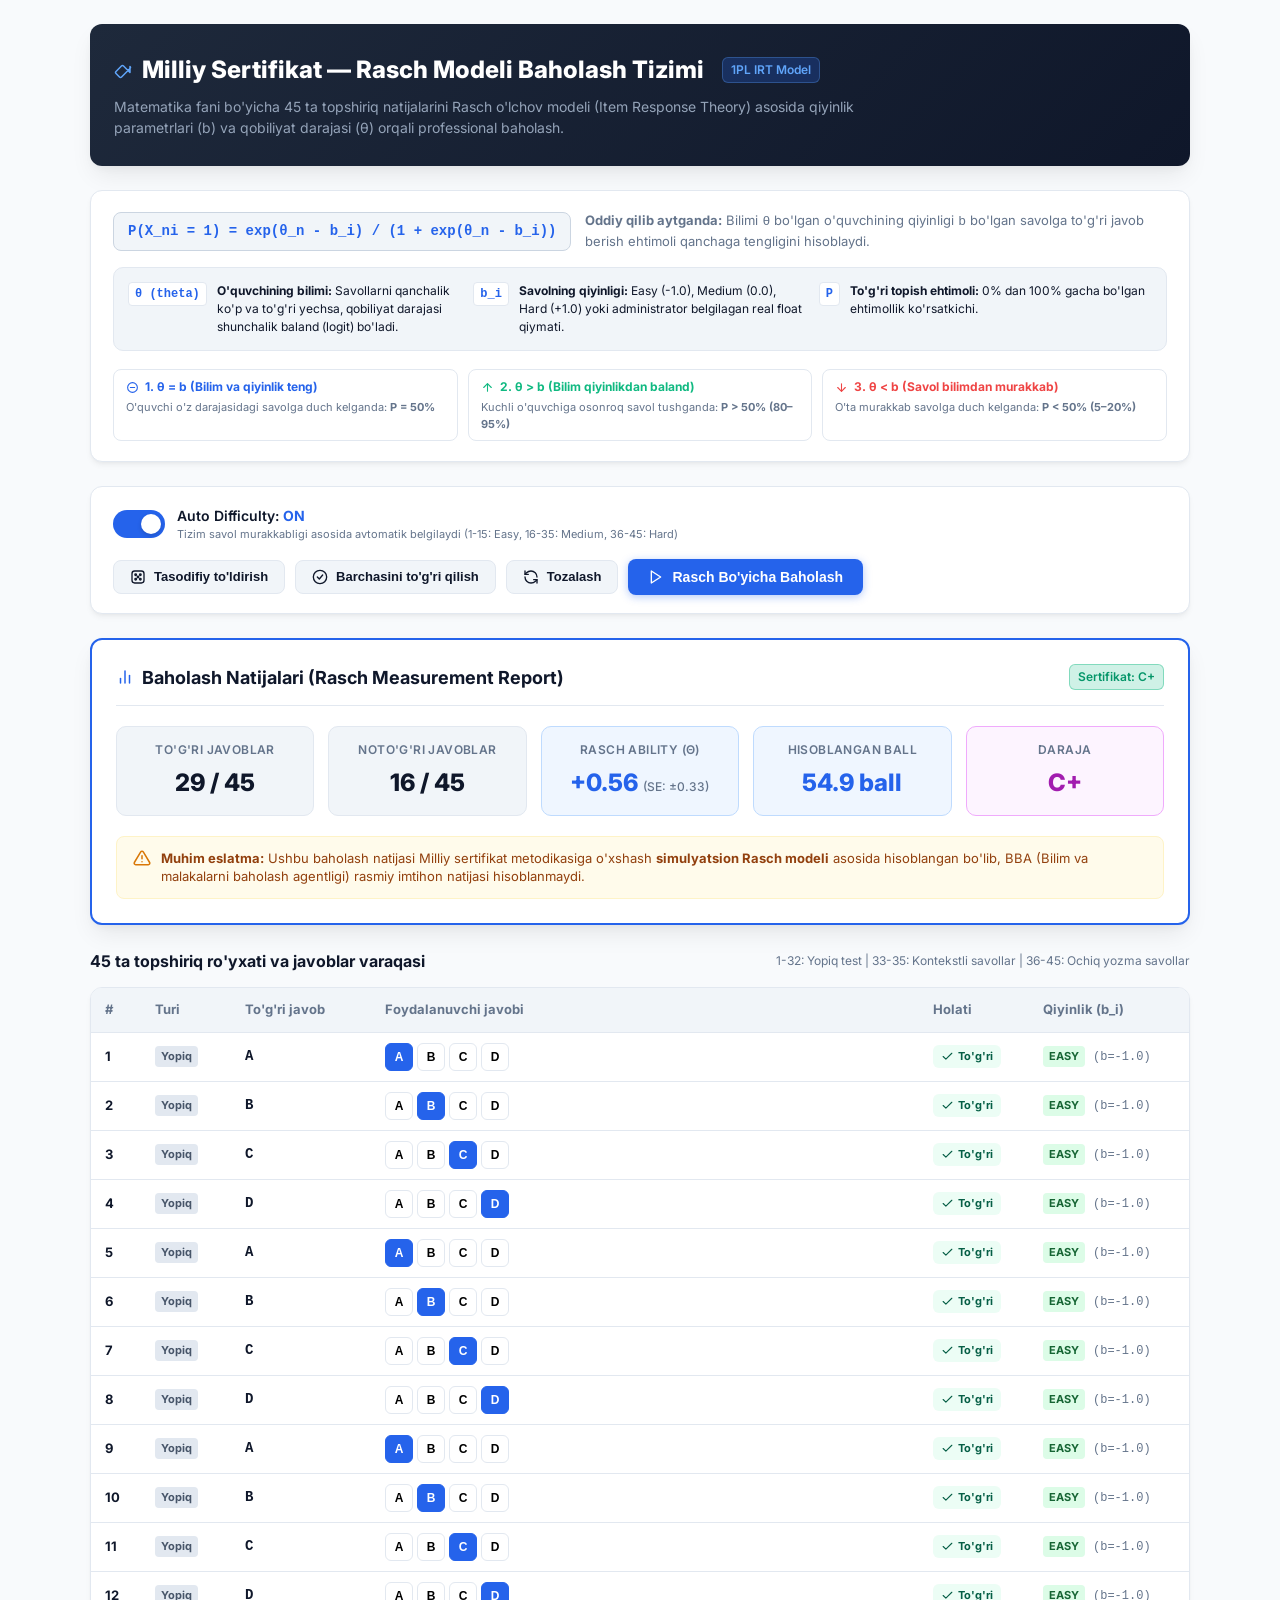
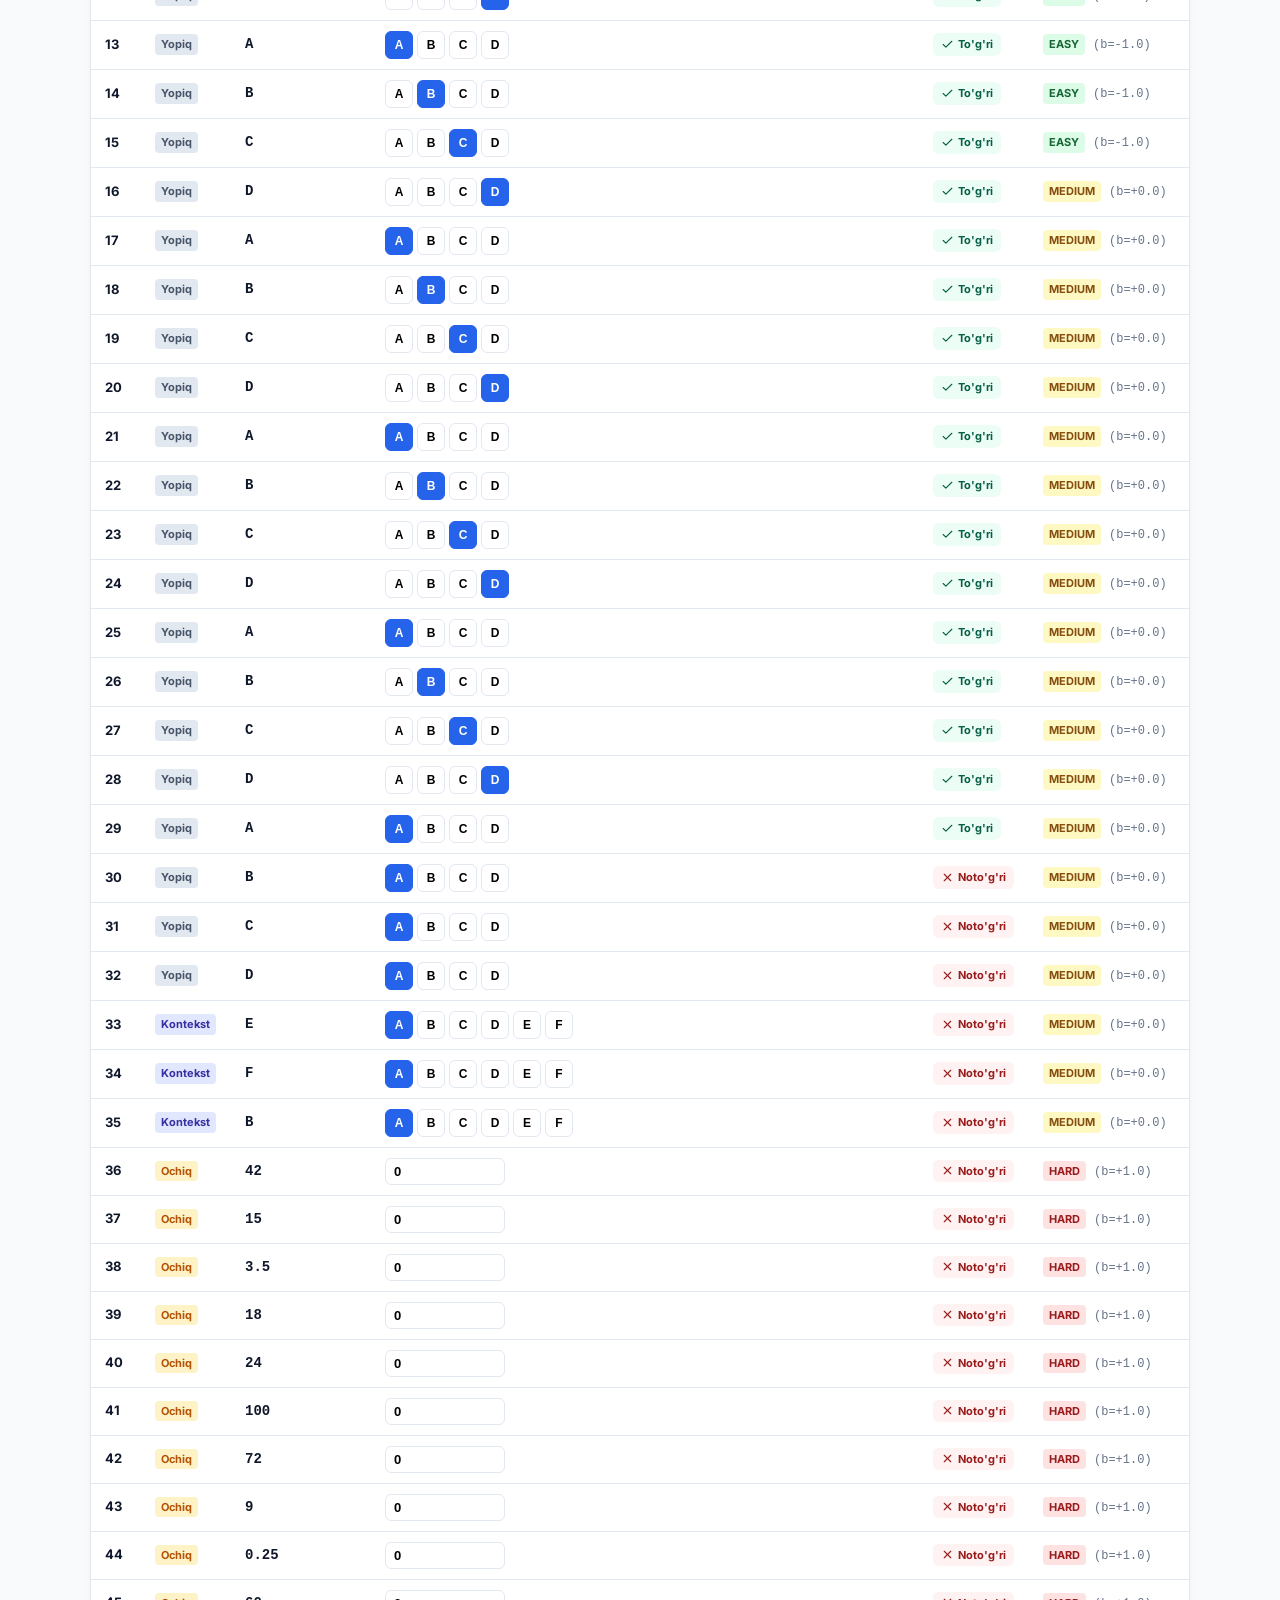
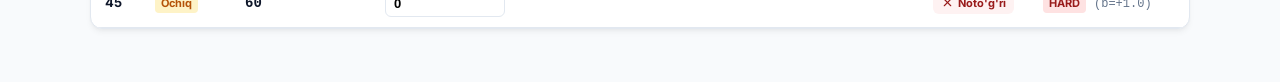
<file: web/rasch_calculator.html>
<!DOCTYPE html>
<html lang="uz">
<head>
  <meta charset="UTF-8">
  <meta name="viewport" content="width=device-width, initial-scale=1.0">
  <title>Rasch Modeli Baholash Simulyatori — Milliy Sertifikat</title>

  <!-- Google Fonts: Inter -->
  <link rel="preconnect" href="https://fonts.googleapis.com">
  <link rel="preconnect" href="https://fonts.gstatic.com" crossorigin>
  <link href="https://fonts.googleapis.com/css2?family=Inter:wght@400;500;600;700;800&display=swap" rel="stylesheet">

  <link rel="stylesheet" href="css/rasch_calculator.css?v=20260908_5">

  <style>
    /* Critical SVG Icon styling to guarantee compact, elegant render */
    svg,
    svg.icon,
    .icon {
      display: inline-block !important;
      width: 18px !important;
      height: 18px !important;
      min-width: 18px !important;
      min-height: 18px !important;
      max-width: 18px !important;
      max-height: 18px !important;
      fill: none !important;
      stroke: currentColor !important;
      stroke-width: 2 !important;
      stroke-linecap: round !important;
      stroke-linejoin: round !important;
      vertical-align: middle !important;
      flex-shrink: 0 !important;
    }
    svg path,
    svg rect,
    svg circle,
    svg polygon,
    svg polyline,
    svg line,
    .icon * {
      fill: none !important;
      stroke: currentColor !important;
      stroke-width: 2 !important;
    }
    .icon-sm, svg.icon-sm {
      width: 15px !important;
      height: 15px !important;
      min-width: 15px !important;
      min-height: 15px !important;
      max-width: 15px !important;
      max-height: 15px !important;
    }
    .icon-xs, svg.icon-xs {
      width: 13px !important;
      height: 13px !important;
      min-width: 13px !important;
      min-height: 13px !important;
      max-width: 13px !important;
      max-height: 13px !important;
    }
    .btn-secondary, .btn-primary {
      display: inline-flex !important;
      flex-direction: row !important;
      align-items: center !important;
      justify-content: center !important;
      gap: 8px !important;
      white-space: nowrap !important;
    }
    .btn-secondary svg, .btn-primary svg {
      width: 16px !important;
      height: 16px !important;
      min-width: 16px !important;
      min-height: 16px !important;
      max-width: 16px !important;
      max-height: 16px !important;
      display: inline-block !important;
      flex-shrink: 0 !important;
    }
    .scenario-title {
      display: inline-flex !important;
      align-items: center !important;
      gap: 6px !important;
    }
  </style>
</head>
<body>

  <div class="rasch-container">
    <!-- Header -->
    <header class="calc-header">
      <h1>
        <svg class="icon" width="24" height="24" style="width:24px!important; height:24px!important; color:#60a5fa;" fill="none" stroke="currentColor" stroke-width="2" viewBox="0 0 24 24"><path d="M21.3 15.3l-8.6-8.6a2 2 0 0 0-2.8 0L2.7 13.9a2 2 0 0 0 0 2.8l4.6 4.6a2 2 0 0 0 2.8 0l11.2-11.2a2 2 0 0 0 0-2.8z"></path></svg>
        <span>Milliy Sertifikat — Rasch Modeli Baholash Tizimi</span>
        <span class="model-badge">1PL IRT Model</span>
      </h1>
      <p>
        Matematika fani bo'yicha 45 ta topshiriq natijalarini Rasch o'lchov modeli (Item Response Theory)
        asosida qiyinlik parametrlari (b) va qobiliyat darajasi (θ) orqali professional baholash.
      </p>
    </header>

    <!-- Formula Information Box (Qisqa va tushunarli) -->
    <div class="formula-box">
      <div class="formula-top-row">
        <div class="formula-text">
          P(X_ni = 1) = exp(θ_n - b_i) / (1 + exp(θ_n - b_i))
        </div>
        <div class="formula-desc">
          <strong>Oddiy qilib aytganda:</strong> Bilimi <code>θ</code> bo'lgan o'quvchining qiyinligi <code>b</code> bo'lgan savolga to'g'ri javob berish ehtimoli qanchaga tengligini hisoblaydi.
        </div>
      </div>

      <div class="formula-guide-grid">
        <div class="guide-item">
          <span class="guide-badge">θ (theta)</span>
          <div><strong>O'quvchining bilimi:</strong> Savollarni qanchalik ko'p va to'g'ri yechsa, qobiliyat darajasi shunchalik baland (logit) bo'ladi.</div>
        </div>
        <div class="guide-item">
          <span class="guide-badge">b_i</span>
          <div><strong>Savolning qiyinligi:</strong> Easy (-1.0), Medium (0.0), Hard (+1.0) yoki administrator belgilagan real float qiymati.</div>
        </div>
        <div class="guide-item">
          <span class="guide-badge">P</span>
          <div><strong>To'g'ri topish ehtimoli:</strong> 0% dan 100% gacha bo'lgan ehtimollik ko'rsatkichi.</div>
        </div>
      </div>

      <div class="formula-scenarios">
        <div class="scenario-pill">
          <div class="scenario-title" style="color:var(--primary);">
            <svg class="icon icon-xs" width="13" height="13" style="width:13px!important; height:13px!important; display:inline-block; vertical-align:middle;" fill="none" stroke="currentColor" stroke-width="2" viewBox="0 0 24 24"><circle cx="12" cy="12" r="9" fill="none"></circle><line x1="8" y1="12" x2="16" y2="12"></line></svg>
            1. θ = b (Bilim va qiyinlik teng)
          </div>
          <div class="scenario-prob">O'quvchi o'z darajasidagi savolga duch kelganda: <strong>P = 50%</strong></div>
        </div>

        <div class="scenario-pill">
          <div class="scenario-title" style="color:var(--success);">
            <svg class="icon icon-xs" width="13" height="13" style="width:13px!important; height:13px!important; display:inline-block; vertical-align:middle;" fill="none" stroke="currentColor" stroke-width="2" viewBox="0 0 24 24"><line x1="12" y1="19" x2="12" y2="5"></line><polyline points="5 12 12 5 19 12"></polyline></svg>
            2. θ &gt; b (Bilim qiyinlikdan baland)
          </div>
          <div class="scenario-prob">Kuchli o'quvchiga osonroq savol tushganda: <strong>P &gt; 50% (80–95%)</strong></div>
        </div>

        <div class="scenario-pill">
          <div class="scenario-title" style="color:var(--danger);">
            <svg class="icon icon-xs" width="13" height="13" style="width:13px!important; height:13px!important; display:inline-block; vertical-align:middle;" fill="none" stroke="currentColor" stroke-width="2" viewBox="0 0 24 24"><line x1="12" y1="5" x2="12" y2="19"></line><polyline points="19 12 12 19 5 12"></polyline></svg>
            3. θ &lt; b (Savol bilimdan murakkab)
          </div>
          <div class="scenario-prob">O'ta murakkab savolga duch kelganda: <strong>P &lt; 50% (5–20%)</strong></div>
        </div>
      </div>
    </div>

    <!-- Control Bar -->
    <div class="control-bar">
      <div class="switch-group">
        <label class="switch-toggle">
          <input type="checkbox" id="autoDiffSwitch" checked onchange="toggleAutoDifficulty()">
          <span class="slider"></span>
        </label>
        <div class="switch-label">
          <span>Auto Difficulty: <strong id="autoDiffStatus" style="color:var(--primary);">ON</strong></span>
          <span class="switch-subtext" id="autoDiffDesc">Tizim savol murakkabligi asosida avtomatik belgilaydi (1-15: Easy, 16-35: Medium, 36-45: Hard)</span>
        </div>
      </div>

      <div class="quick-actions">
        <button type="button" class="btn-secondary" onclick="fillRandomAnswers()">
          <svg class="icon icon-sm" width="16" height="16" style="width:16px!important; height:16px!important; display:inline-block; vertical-align:middle;" fill="none" stroke="currentColor" stroke-width="2" viewBox="0 0 24 24"><rect x="3" y="3" width="18" height="18" rx="4" fill="none"></rect><circle cx="8.5" cy="8.5" r="1.2" fill="currentColor" stroke="none"></circle><circle cx="15.5" cy="8.5" r="1.2" fill="currentColor" stroke="none"></circle><circle cx="12" cy="12" r="1.2" fill="currentColor" stroke="none"></circle><circle cx="8.5" cy="15.5" r="1.2" fill="currentColor" stroke="none"></circle><circle cx="15.5" cy="15.5" r="1.2" fill="currentColor" stroke="none"></circle></svg>
          Tasodifiy to'ldirish
        </button>
        <button type="button" class="btn-secondary" onclick="fillAllCorrect()">
          <svg class="icon icon-sm" width="16" height="16" style="width:16px!important; height:16px!important; display:inline-block; vertical-align:middle;" fill="none" stroke="currentColor" stroke-width="2" viewBox="0 0 24 24"><circle cx="12" cy="12" r="10" fill="none"></circle><polyline points="8 12 11 15 16 9"></polyline></svg>
          Barchasini to'g'ri qilish
        </button>
        <button type="button" class="btn-secondary" onclick="resetAllAnswers()">
          <svg class="icon icon-sm" width="16" height="16" style="width:16px!important; height:16px!important; display:inline-block; vertical-align:middle;" fill="none" stroke="currentColor" stroke-width="2" viewBox="0 0 24 24"><path d="M21 12a9 9 0 0 0-9-9 9.75 9.75 0 0 0-6.74 2.74L3 8" fill="none"></path><polyline points="3 3 3 8 8 8"></polyline><path d="M3 12a9 9 0 0 0 9 9 9.75 9.75 0 0 0 6.74-2.74L21 16" fill="none"></path><polyline points="21 21 21 16 16 16"></polyline></svg>
          Tozalash
        </button>
        <button type="button" class="btn-primary" onclick="runEvaluation()">
          <svg class="icon icon-sm" width="16" height="16" style="width:16px!important; height:16px!important; display:inline-block; vertical-align:middle;" fill="none" stroke="currentColor" stroke-width="2" viewBox="0 0 24 24"><polygon points="5 3 19 12 5 21 5 3" fill="none"></polygon></svg>
          Rasch Bo'yicha Baholash
        </button>
      </div>
    </div>

    <!-- Results Panel (Dinamik chiqadi) -->
    <div class="results-card" id="resultsPanel" style="display: none;">
      <div class="results-header">
        <h2 style="display:flex; align-items:center; gap:8px;">
          <svg class="icon" width="18" height="18" fill="none" stroke="currentColor" stroke-width="2" style="color:var(--primary);" viewBox="0 0 24 24"><line x1="18" y1="20" x2="18" y2="10"></line><line x1="12" y1="20" x2="12" y2="4"></line><line x1="6" y1="20" x2="6" y2="14"></line></svg>
          Baholash Natijalari (Rasch Measurement Report)
        </h2>
        <span class="model-badge" id="certBadge">Sertifikat</span>
      </div>

      <div class="kpi-grid">
        <div class="kpi-box">
          <div class="kpi-label">To'g'ri javoblar</div>
          <div class="kpi-val" id="resCorrect">0 / 45</div>
        </div>

        <div class="kpi-box">
          <div class="kpi-label">Noto'g'ri javoblar</div>
          <div class="kpi-val" id="resWrong">0 / 45</div>
        </div>

        <div class="kpi-box highlight">
          <div class="kpi-label">Rasch Ability (θ)</div>
          <div class="kpi-val" id="resTheta">0.00 <span style="font-size:13px; font-weight:500;">logit</span></div>
        </div>

        <div class="kpi-box highlight">
          <div class="kpi-label">Hisoblangan Ball</div>
          <div class="kpi-val" id="resScore">0.0</div>
        </div>

        <div class="kpi-box grade-box">
          <div class="kpi-label">Daraja</div>
          <div class="kpi-val" id="resGrade">—</div>
        </div>
      </div>

      <div class="disclaimer-alert">
        <svg class="icon" width="20" height="20" fill="none" stroke="currentColor" stroke-width="2" style="width:20px!important; height:20px!important; color:#d97706; flex-shrink:0;" viewBox="0 0 24 24"><path d="M10.29 3.86L1.82 18a2 2 0 0 0 1.71 3h16.94a2 2 0 0 0 1.71-3L13.71 3.86a2 2 0 0 0-3.42 0z"></path><line x1="12" y1="9" x2="12" y2="13"></line><line x1="12" y1="17" x2="12.01" y2="17"></line></svg>
        <div>
          <strong>Muhim eslatma:</strong> Ushbu baholash natijasi Milliy sertifikat metodikasiga o'xshash
          <strong>simulyatsion Rasch modeli</strong> asosida hisoblangan bo'lib, BBA (Bilim va malakalarni baholash agentligi)
          rasmiy imtihon natijasi hisoblanmaydi.
        </div>
      </div>
    </div>

    <!-- Questions Table -->
    <div class="grid-header-bar">
      <div class="grid-title">45 ta topshiriq ro'yxati va javoblar varaqasi</div>
      <div style="font-size:12px; color:var(--text-muted);">
        1-32: Yopiq test | 33-35: Kontekstli savollar | 36-45: Ochiq yozma savollar
      </div>
    </div>

    <div class="questions-table-wrapper">
      <table class="questions-table" id="questionsTable">
        <thead>
          <tr>
            <th style="width: 50px;">#</th>
            <th style="width: 90px;">Turi</th>
            <th style="width: 140px;">To'g'ri javob</th>
            <th>Foydalanuvchi javobi</th>
            <th style="width: 110px;">Holati</th>
            <th style="width: 160px;">Qiyinlik (b_i)</th>
          </tr>
        </thead>
        <tbody id="questionsBody">
          <!-- Dinamik JS orqali to'ldiriladi -->
        </tbody>
      </table>
    </div>
  </div>

  <!-- Rasch Engine JS moduli -->
  <script src="js/rasch_engine.js?v=20260908_1"></script>

  <script>
    // 45 ta savol uchun ma'lumotlar modeli
    const DEFAULT_CORRECT_ANSWERS = [
      "A","B","C","D","A","B","C","D","A","B",
      "C","D","A","B","C","D","A","B","C","D",
      "A","B","C","D","A","B","C","D","A","B",
      "C","D","E","F","B","42","15","3.5","18","24",
      "100","72","9","0.25","60"
    ];

    let questionsData = [];
    let isAutoDifficulty = true;

    function initQuestions() {
      questionsData = [];
      for (let i = 1; i <= 45; i++) {
        let type = 'Y';
        if (i >= 33 && i <= 35) type = 'GROUPED';
        if (i >= 36) type = 'O';

        const cAns = DEFAULT_CORRECT_ANSWERS[i - 1] || 'A';
        // Dastlabki javob (simulyatsiya uchun to'g'ri qilib qo'yamiz)
        const uAns = (i <= 28) ? cAns : (type === 'O' ? '0' : 'A');

        questionsData.push({
          questionId: i,
          type: type,
          correctAnswer: cAns,
          userAnswer: uAns,
          isCorrect: (uAns.toUpperCase() === cAns.toUpperCase()),
          difficulty: i <= 15 ? 'easy' : (i <= 35 ? 'medium' : 'hard'),
          customB: null
        });
      }
      renderTable();
    }

    function toggleAutoDifficulty() {
      const sw = document.getElementById('autoDiffSwitch');
      isAutoDifficulty = sw.checked;

      const statusEl = document.getElementById('autoDiffStatus');
      const descEl = document.getElementById('autoDiffDesc');

      if (isAutoDifficulty) {
        statusEl.innerText = "ON";
        statusEl.style.color = "var(--primary)";
        descEl.innerText = "Tizim savol murakkabligi asosida avtomatik belgilaydi (1-15: Easy, 16-35: Medium, 36-45: Hard)";
      } else {
        statusEl.innerText = "OFF";
        statusEl.style.color = "var(--danger)";
        descEl.innerText = "Administrator har bir savol uchun qo'lda Easy / Medium / Hard yoki real b_i qiymatini belgilaydi";
      }

      renderTable();
      runEvaluation();
    }

    function renderTable() {
      const tbody = document.getElementById('questionsBody');
      tbody.innerHTML = '';

      questionsData.forEach((q, idx) => {
        const tr = document.createElement('tr');

        // Savol raqami
        const tdNo = document.createElement('td');
        tdNo.innerHTML = `<strong>${q.questionId}</strong>`;
        tr.appendChild(tdNo);

        // Turi
        const tdType = document.createElement('td');
        tdType.innerHTML = q.type === 'O' 
          ? `<span class="q-badge open">Ochiq</span>` 
          : (q.type === 'GROUPED' ? `<span class="q-badge" style="background:#e0e7ff; color:#3730a3;">Kontekst</span>` : `<span class="q-badge">Yopiq</span>`);
        tr.appendChild(tdType);

        // To'g'ri javob
        const tdCorrect = document.createElement('td');
        tdCorrect.innerHTML = `<span style="font-family:monospace; font-weight:700; color:var(--text-main); font-size:14px;">${q.correctAnswer}</span>`;
        tr.appendChild(tdCorrect);

        // Foydalanuvchi javobi
        const tdUser = document.createElement('td');
        if (q.type === 'Y') {
          ['A', 'B', 'C', 'D'].forEach(opt => {
            const btn = document.createElement('button');
            btn.type = 'button';
            btn.className = 'opt-btn' + (q.userAnswer.toUpperCase() === opt ? ' active' : '');
            btn.innerText = opt;
            btn.onclick = () => selectAnswer(idx, opt);
            tdUser.appendChild(btn);
          });
        } else if (q.type === 'GROUPED') {
          ['A', 'B', 'C', 'D', 'E', 'F'].forEach(opt => {
            const btn = document.createElement('button');
            btn.type = 'button';
            btn.className = 'opt-btn' + (q.userAnswer.toUpperCase() === opt ? ' active' : '');
            btn.innerText = opt;
            btn.onclick = () => selectAnswer(idx, opt);
            tdUser.appendChild(btn);
          });
        } else {
          // Ochiq savol inputi
          const inp = document.createElement('input');
          inp.type = 'text';
          inp.value = q.userAnswer;
          inp.style.cssText = "padding:5px 8px; border-radius:6px; border:1px solid var(--border-color); font-size:13px; width:120px; font-weight:600;";
          inp.oninput = (e) => selectAnswer(idx, e.target.value);
          tdUser.appendChild(inp);
        }
        tr.appendChild(tdUser);

        // Holati
        const isCorr = (q.userAnswer && q.correctAnswer) ? (q.userAnswer.trim().toUpperCase() === q.correctAnswer.trim().toUpperCase()) : false;
        q.isCorrect = isCorr;

        const tdStatus = document.createElement('td');
        tdStatus.innerHTML = isCorr
          ? `<span class="status-badge correct"><svg class="icon icon-xs" width="13" height="13" style="width:13px!important; height:13px!important; display:inline-block; vertical-align:middle;" fill="none" stroke="currentColor" stroke-width="2" viewBox="0 0 24 24"><polyline points="20 6 9 17 4 12"></polyline></svg> To'g'ri</span>`
          : `<span class="status-badge wrong"><svg class="icon icon-xs" width="13" height="13" style="width:13px!important; height:13px!important; display:inline-block; vertical-align:middle;" fill="none" stroke="currentColor" stroke-width="2" viewBox="0 0 24 24"><line x1="18" y1="6" x2="6" y2="18"></line><line x1="6" y1="6" x2="18" y2="18"></line></svg> Noto'g'ri</span>`;
        tr.appendChild(tdStatus);

        // Qiyinlik ustuni
        const tdDiff = document.createElement('td');
        if (isAutoDifficulty) {
          const autoDiff = RaschEngine.estimateItemDifficulty(q.questionId, q.type, true);
          let bLabel = autoDiff.numericalB >= 0 ? `+${autoDiff.numericalB.toFixed(1)}` : autoDiff.numericalB.toFixed(1);
          tdDiff.innerHTML = `<span class="diff-tag ${autoDiff.difficulty}">${autoDiff.difficulty.toUpperCase()}</span> <span style="font-family:monospace; font-size:12px; color:var(--text-muted); margin-left:4px;">(b=${bLabel})</span>`;
        } else {
          const select = document.createElement('select');
          select.className = 'diff-select';
          select.innerHTML = `
            <option value="easy" ${q.difficulty === 'easy' ? 'selected' : ''}>Easy (b = -1.0)</option>
            <option value="medium" ${q.difficulty === 'medium' ? 'selected' : ''}>Medium (b = 0.0)</option>
            <option value="hard" ${q.difficulty === 'hard' ? 'selected' : ''}>Hard (b = +1.0)</option>
          `;
          select.onchange = (e) => {
            q.difficulty = e.target.value;
            runEvaluation();
          };
          tdDiff.appendChild(select);
        }
        tr.appendChild(tdDiff);

        tbody.appendChild(tr);
      });
    }

    function selectAnswer(idx, val) {
      questionsData[idx].userAnswer = val;
      renderTable();
      runEvaluation();
    }

    function fillAllCorrect() {
      questionsData.forEach(q => {
        q.userAnswer = q.correctAnswer;
        q.isCorrect = true;
      });
      renderTable();
      runEvaluation();
    }

    function fillRandomAnswers() {
      const opts = ['A', 'B', 'C', 'D'];
      questionsData.forEach(q => {
        if (q.type === 'O') {
          q.userAnswer = Math.random() > 0.4 ? q.correctAnswer : String(Math.floor(Math.random() * 50));
        } else {
          q.userAnswer = opts[Math.floor(Math.random() * opts.length)];
        }
      });
      renderTable();
      runEvaluation();
    }

    function resetAllAnswers() {
      questionsData.forEach(q => {
        q.userAnswer = '';
        q.isCorrect = false;
      });
      renderTable();
      runEvaluation();
    }

    function runEvaluation() {
      const payload = questionsData.map(q => ({
        questionId: q.questionId,
        correctAnswer: q.correctAnswer,
        userAnswer: q.userAnswer,
        isCorrect: q.isCorrect,
        difficulty: q.difficulty
      }));

      const res = RaschEngine.calculateRaschAbility(payload, {
        autoDifficulty: isAutoDifficulty
      });

      const panel = document.getElementById('resultsPanel');
      panel.style.display = 'block';

      document.getElementById('resCorrect').innerText = `${res.correctCount} / ${res.totalQuestions}`;
      document.getElementById('resWrong').innerText = `${res.wrongCount} / ${res.totalQuestions}`;
      
      const thetaSign = res.theta >= 0 ? `+${res.theta.toFixed(2)}` : res.theta.toFixed(2);
      document.getElementById('resTheta').innerHTML = `${thetaSign} <span style="font-size:12px; font-weight:500; color:var(--text-muted);">(SE: ±${res.standardError.toFixed(2)})</span>`;
      document.getElementById('resScore').innerText = `${res.finalScore.toFixed(1)} ball`;
      
      const gradeEl = document.getElementById('resGrade');
      gradeEl.innerText = res.certificateLevel;

      const certBadge = document.getElementById('certBadge');
      if (res.isCertified) {
        certBadge.innerText = `Sertifikat: ${res.certificateLevel}`;
        certBadge.style.background = "rgba(16, 185, 129, 0.2)";
        certBadge.style.color = "#059669";
        certBadge.style.borderColor = "rgba(16, 185, 129, 0.4)";
      } else {
        certBadge.innerText = "Sertifikat darajasi yo'q";
        certBadge.style.background = "rgba(239, 68, 68, 0.2)";
        certBadge.style.color = "#dc2626";
        certBadge.style.borderColor = "rgba(239, 68, 68, 0.4)";
      }
    }

    // Initsializatsiya
    window.addEventListener('DOMContentLoaded', () => {
      initQuestions();
      runEvaluation();
    });
  </script>
</body>
</html>
</file>
<file: web/css/rasch_calculator.css>
/* Milliy Sertifikat: Rasch Calculator & Simulator Styles */
:root {
  --bg-primary: #f8fafc;
  --bg-card: #ffffff;
  --bg-sub: #f1f5f9;
  --border-color: #e2e8f0;
  --text-main: #0f172a;
  --text-muted: #64748b;
  --primary: #2563eb;
  --primary-hover: #1d4ed8;
  --primary-light: #eff6ff;
  --success: #10b981;
  --success-light: #ecfdf5;
  --danger: #ef4444;
  --danger-light: #fef2f2;
  --warning: #f59e0b;
  --warning-light: #fffbeb;
  --info: #0ea5e9;
  --font-family: 'Inter', system-ui, -apple-system, sans-serif;
  --radius: 12px;
  --shadow: 0 4px 6px -1px rgba(0, 0, 0, 0.05), 0 2px 4px -2px rgba(0, 0, 0, 0.05);
  --shadow-lg: 0 12px 24px -4px rgba(0, 0, 0, 0.08), 0 4px 8px -2px rgba(0, 0, 0, 0.04);
}

* {
  box-sizing: border-box;
  margin: 0;
  padding: 0;
}

body {
  font-family: var(--font-family);
  background-color: var(--bg-primary);
  color: var(--text-main);
  line-height: 1.5;
  padding: 24px 16px;
}

.rasch-container {
  max-width: 1100px;
  margin: 0 auto;
}

/* Header */
.calc-header {
  background: linear-gradient(135deg, #1e293b, #0f172a);
  color: #ffffff;
  padding: 28px 24px;
  border-radius: var(--radius);
  box-shadow: var(--shadow-lg);
  margin-bottom: 24px;
}

.calc-header h1 {
  font-size: 24px;
  font-weight: 800;
  margin-bottom: 8px;
  display: flex;
  align-items: center;
  gap: 10px;
}

.calc-header p {
  color: #94a3b8;
  font-size: 14px;
  max-width: 800px;
}

.model-badge {
  display: inline-block;
  background: rgba(37, 99, 235, 0.25);
  color: #60a5fa;
  border: 1px solid rgba(96, 165, 250, 0.3);
  padding: 3px 8px;
  border-radius: 6px;
  font-size: 12px;
  font-weight: 600;
  margin-left: 8px;
}

/* SVG Icons - Absolute strict styling to prevent oversized or black-filled shapes */
svg,
svg.icon,
.icon {
  width: 18px !important;
  height: 18px !important;
  min-width: 18px !important;
  min-height: 18px !important;
  max-width: 18px !important;
  max-height: 18px !important;
  stroke: currentColor !important;
  stroke-width: 2 !important;
  stroke-linecap: round !important;
  stroke-linejoin: round !important;
  fill: none !important;
  display: inline-block !important;
  vertical-align: middle !important;
  flex-shrink: 0 !important;
}

svg path,
svg rect,
svg circle,
svg polygon,
svg polyline,
svg line {
  fill: none !important;
  stroke: currentColor !important;
  stroke-width: 2 !important;
}

svg.icon-sm, .icon-sm {
  width: 15px !important;
  height: 15px !important;
  min-width: 15px !important;
  min-height: 15px !important;
  max-width: 15px !important;
  max-height: 15px !important;
}

svg.icon-xs, .icon-xs {
  width: 13px !important;
  height: 13px !important;
  min-width: 13px !important;
  min-height: 13px !important;
  max-width: 13px !important;
  max-height: 13px !important;
}

/* Formula Callout & Explainer */
.formula-box {
  background: var(--bg-card);
  border: 1px solid var(--border-color);
  border-radius: var(--radius);
  padding: 20px 22px;
  margin-bottom: 24px;
  box-shadow: var(--shadow);
  display: flex;
  flex-direction: column;
  gap: 16px;
}

.formula-top-row {
  display: flex;
  flex-wrap: wrap;
  align-items: center;
  justify-content: space-between;
  gap: 14px;
}

.formula-text {
  font-family: 'Courier New', Courier, monospace;
  background: var(--bg-sub);
  padding: 8px 14px;
  border-radius: 8px;
  font-weight: 700;
  font-size: 14px;
  color: var(--primary);
  border: 1px solid #cbd5e1;
  display: inline-block;
}

.formula-desc {
  font-size: 13px;
  color: var(--text-muted);
  flex: 1;
  min-width: 280px;
}

.formula-guide-grid {
  display: grid;
  grid-template-columns: repeat(auto-fit, minmax(280px, 1fr));
  gap: 12px;
  background: var(--bg-sub);
  padding: 14px;
  border-radius: 10px;
  border: 1px solid var(--border-color);
}

.guide-item {
  display: flex;
  align-items: flex-start;
  gap: 10px;
  font-size: 12px;
  color: var(--text-main);
}

.guide-badge {
  font-family: monospace;
  font-weight: 800;
  font-size: 12px;
  background: white;
  border: 1px solid var(--border-color);
  padding: 2px 6px;
  border-radius: 4px;
  color: var(--primary);
  flex-shrink: 0;
}

.formula-scenarios {
  display: grid;
  grid-template-columns: repeat(auto-fit, minmax(220px, 1fr));
  gap: 10px;
  margin-top: 2px;
}

.scenario-pill {
  background: white;
  border: 1px solid var(--border-color);
  border-radius: 8px;
  padding: 8px 12px;
  font-size: 12px;
  display: flex;
  flex-direction: column;
  gap: 3px;
}

.scenario-title {
  font-weight: 700;
  display: flex;
  align-items: center;
  gap: 6px;
}

.scenario-prob {
  font-size: 11px;
  color: var(--text-muted);
}

/* Control Toolbar */
.control-bar {
  background: var(--bg-card);
  border: 1px solid var(--border-color);
  border-radius: var(--radius);
  padding: 18px 22px;
  margin-bottom: 24px;
  box-shadow: var(--shadow);
  display: flex;
  flex-wrap: wrap;
  align-items: center;
  justify-content: space-between;
  gap: 16px;
}

.switch-group {
  display: flex;
  align-items: center;
  gap: 12px;
}

.switch-label {
  font-size: 14px;
  font-weight: 600;
  color: var(--text-main);
  display: flex;
  flex-direction: column;
}

.switch-subtext {
  font-size: 11px;
  font-weight: 400;
  color: var(--text-muted);
}

.switch-toggle {
  position: relative;
  display: inline-block;
  width: 52px;
  height: 28px;
}

.switch-toggle input {
  opacity: 0;
  width: 0;
  height: 0;
}

.slider {
  position: absolute;
  cursor: pointer;
  top: 0; left: 0; right: 0; bottom: 0;
  background-color: #cbd5e1;
  transition: .3s;
  border-radius: 28px;
}

.slider:before {
  position: absolute;
  content: "";
  height: 20px;
  width: 20px;
  left: 4px;
  bottom: 4px;
  background-color: white;
  transition: .3s;
  border-radius: 50%;
  box-shadow: 0 2px 4px rgba(0, 0, 0, 0.15);
}

input:checked + .slider {
  background-color: var(--primary);
}

input:checked + .slider:before {
  transform: translateX(24px);
}

.quick-actions {
  display: flex;
  flex-wrap: wrap;
  align-items: center;
  gap: 10px;
}

.btn-secondary {
  background: var(--bg-sub);
  border: 1px solid var(--border-color);
  color: var(--text-main);
  padding: 8px 16px;
  border-radius: 8px;
  font-size: 13px;
  font-weight: 600;
  cursor: pointer;
  display: inline-flex !important;
  flex-direction: row !important;
  align-items: center !important;
  justify-content: center !important;
  gap: 8px !important;
  transition: all 0.2s ease;
  white-space: nowrap;
}

.btn-secondary:hover {
  background: #e2e8f0;
}

.btn-primary {
  background: var(--primary);
  color: white;
  border: none;
  padding: 10px 20px;
  border-radius: 8px;
  font-size: 14px;
  font-weight: 700;
  cursor: pointer;
  display: inline-flex !important;
  flex-direction: row !important;
  align-items: center !important;
  justify-content: center !important;
  gap: 8px !important;
  transition: all 0.2s ease;
  box-shadow: 0 2px 8px rgba(37, 99, 235, 0.35);
  white-space: nowrap;
}

.btn-primary:hover {
  background: var(--primary-hover);
  transform: translateY(-1px);
}

.btn-secondary svg,
.btn-primary svg {
  width: 16px !important;
  height: 16px !important;
  min-width: 16px !important;
  min-height: 16px !important;
  max-width: 16px !important;
  max-height: 16px !important;
  display: inline-block !important;
  flex-shrink: 0 !important;
}

/* Results Card */
.results-card {
  background: var(--bg-card);
  border: 2px solid var(--primary);
  border-radius: var(--radius);
  padding: 24px;
  margin-bottom: 24px;
  box-shadow: var(--shadow-lg);
  animation: fadeIn 0.3s ease;
}

@keyframes fadeIn {
  from { opacity: 0; transform: translateY(6px); }
  to { opacity: 1; transform: translateY(0); }
}

.results-header {
  display: flex;
  align-items: center;
  justify-content: space-between;
  margin-bottom: 20px;
  padding-bottom: 14px;
  border-bottom: 1px solid var(--border-color);
}

.results-header h2 {
  font-size: 18px;
  font-weight: 700;
}

.kpi-grid {
  display: grid;
  grid-template-columns: repeat(auto-fit, minmax(170px, 1fr));
  gap: 14px;
  margin-bottom: 20px;
}

.kpi-box {
  background: var(--bg-sub);
  border: 1px solid var(--border-color);
  border-radius: 10px;
  padding: 14px;
  text-align: center;
}

.kpi-label {
  font-size: 12px;
  color: var(--text-muted);
  font-weight: 600;
  margin-bottom: 6px;
  text-transform: uppercase;
  letter-spacing: 0.4px;
}

.kpi-val {
  font-size: 24px;
  font-weight: 800;
  color: var(--text-main);
}

.kpi-box.highlight {
  background: var(--primary-light);
  border-color: #bfdbfe;
}
.kpi-box.highlight .kpi-val {
  color: var(--primary);
}

.kpi-box.grade-box {
  background: #fdf4ff;
  border-color: #f0abfc;
}
.kpi-box.grade-box .kpi-val {
  color: #a21caf;
}

.disclaimer-alert {
  background: #fffbeb;
  border: 1px solid #fef3c7;
  color: #92400e;
  padding: 12px 16px;
  border-radius: 8px;
  font-size: 13px;
  display: flex;
  align-items: flex-start;
  gap: 10px;
  line-height: 1.45;
}

/* Question Grid */
.grid-header-bar {
  display: flex;
  align-items: center;
  justify-content: space-between;
  margin-bottom: 14px;
}

.grid-title {
  font-size: 16px;
  font-weight: 700;
}

.questions-table-wrapper {
  background: var(--bg-card);
  border: 1px solid var(--border-color);
  border-radius: var(--radius);
  overflow-x: auto;
  box-shadow: var(--shadow);
  margin-bottom: 30px;
}

.questions-table {
  width: 100%;
  border-collapse: collapse;
  font-size: 13px;
  text-align: left;
}

.questions-table th {
  background: var(--bg-sub);
  color: var(--text-muted);
  font-weight: 700;
  padding: 12px 14px;
  border-bottom: 1px solid var(--border-color);
  white-space: nowrap;
}

.questions-table td {
  padding: 10px 14px;
  border-bottom: 1px solid var(--border-color);
  vertical-align: middle;
}

.questions-table tr:hover {
  background-color: #f8fafc;
}

.q-badge {
  display: inline-block;
  font-size: 11px;
  font-weight: 700;
  padding: 2px 6px;
  border-radius: 4px;
  background: #e2e8f0;
  color: #475569;
}

.q-badge.open {
  background: #fef3c7;
  color: #b45309;
}

.opt-btn {
  width: 28px;
  height: 28px;
  border: 1px solid var(--border-color);
  background: white;
  border-radius: 6px;
  font-size: 12px;
  font-weight: 700;
  cursor: pointer;
  margin-right: 4px;
  transition: all 0.15s ease;
}

.opt-btn.active {
  background: var(--primary);
  color: white;
  border-color: var(--primary);
}

.status-badge {
  display: inline-flex;
  align-items: center;
  gap: 4px;
  font-size: 11px;
  font-weight: 700;
  padding: 3px 8px;
  border-radius: 6px;
}

.status-badge.correct {
  background: var(--success-light);
  color: #065f46;
}

.status-badge.wrong {
  background: var(--danger-light);
  color: #991b1b;
}

.diff-select {
  padding: 5px 8px;
  border-radius: 6px;
  border: 1px solid var(--border-color);
  font-size: 12px;
  background: white;
  font-weight: 600;
}

.diff-tag {
  display: inline-block;
  font-size: 11px;
  font-weight: 700;
  padding: 2px 6px;
  border-radius: 4px;
}
.diff-tag.easy { background: #dcfce7; color: #166534; }
.diff-tag.medium { background: #fef9c3; color: #854d0e; }
.diff-tag.hard { background: #fee2e2; color: #991b1b; }

@media (max-width: 768px) {
  .control-bar {
    flex-direction: column;
    align-items: flex-start;
  }
  .quick-actions {
    width: 100%;
  }
}
</file>
